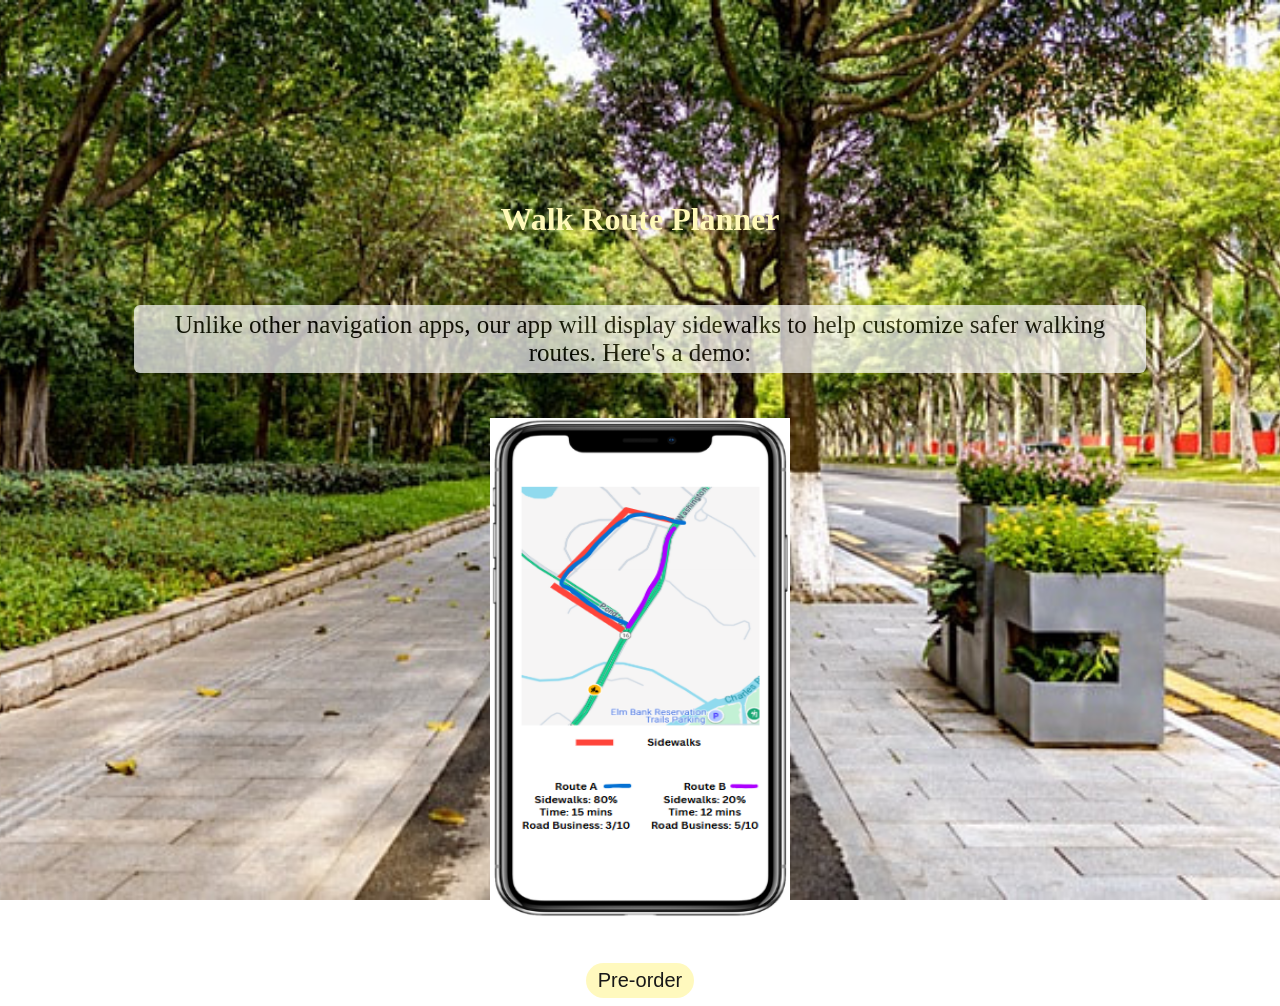
<file: website/index.html>
<!DOCTYPE html>
<html>
    <head>
        <!-- Google tag (gtag.js) -->
        <script async src="https://www.googletagmanager.com/gtag/js?id=G-P0T3JT9VW4"></script>
        <script>
        window.dataLayer = window.dataLayer || [];
        function gtag(){dataLayer.push(arguments);}
        gtag('js', new Date());
        gtag('config', 'G-P0T3JT9VW4');
        </script>
        <meta charset="utf-8" />
        <link href="index.css" rel="stylesheet"/>
        <script src="index.js" defer></script>
        <meta http-equiv="Content-Security-Policy" content="upgrade-insecure-requests"/>
        <title>Route Planner</title>
    </head>
    <body>
        <main class="homepage-content">
            <h1 class="title">Walk Route Planner</h1>
            <div class="paragraph">Unlike other navigation apps, our app will display sidewalks to help customize safer walking routes. Here's a demo:</div>
            <img src="images/demo.jpg" alt="demo" width="300" height="500"/>
            <button onclick="end_page()" class="start-button">Pre-order</button>
        </main>
    </body>
</html>
</file>
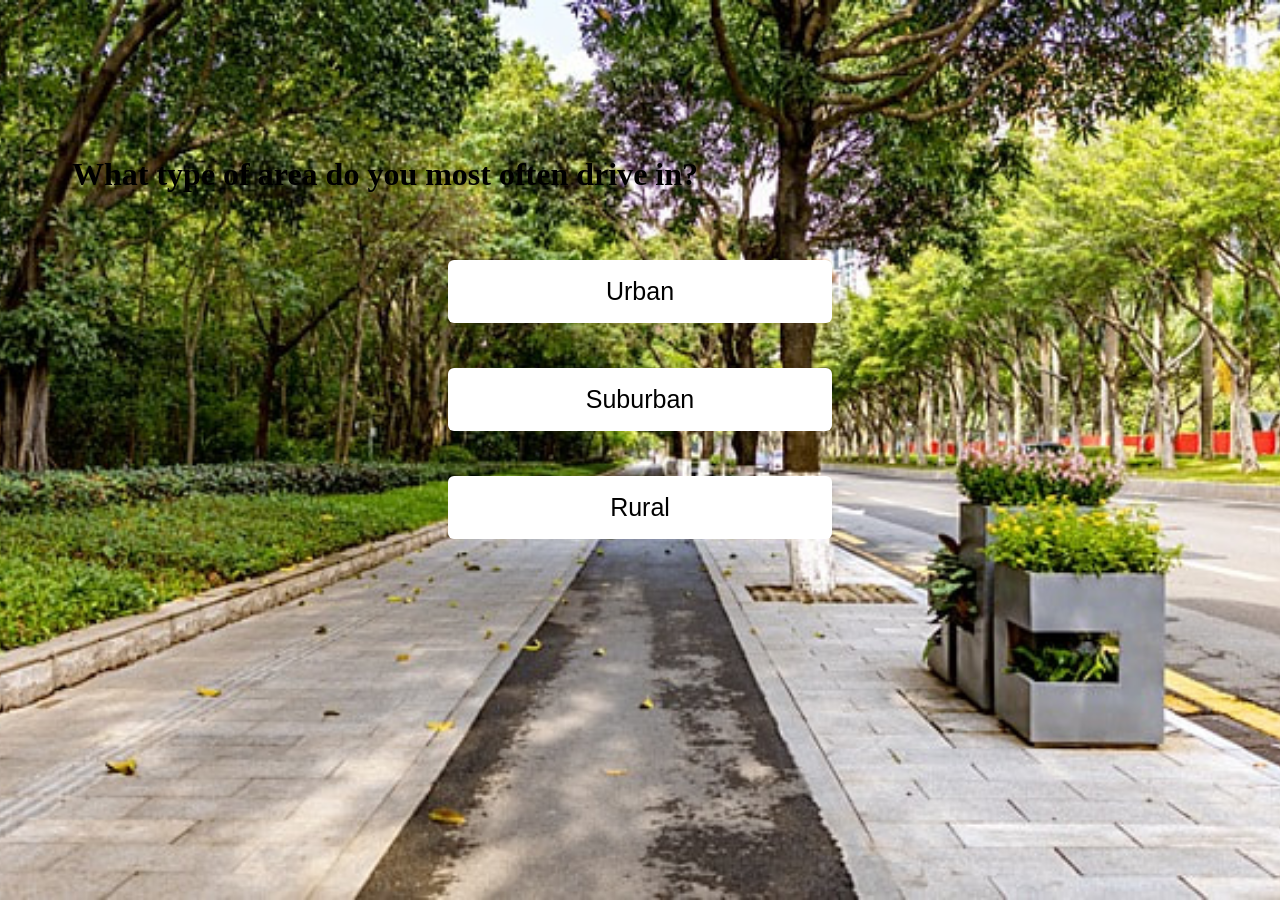
<file: website/driver_area.html>
<!DOCTYPE html>
<html>
    <head>
        <meta charset="utf-8" />
        <link href="index.css" rel="stylesheet"/>
        <script src="index.js" defer></script>
        <meta http-equiv="Content-Security-Policy" content="upgrade-insecure-requests"/>
        <title>Driver area</title>
    </head>
    <body>
        <main class="driver-type">
            <h1 class="driver-question">What type of area do you most often drive in?</h1>
            <div class="driver-options">
                <button onclick="urban()" class="driver-option">Urban</driver-type>
                <button onclick="suburban()" class="driver-option">Suburban</button>
                <button onclick="rural()" class="driver-option">Rural</button>
            </div>
        </main>
    </body>
</html>
</file>
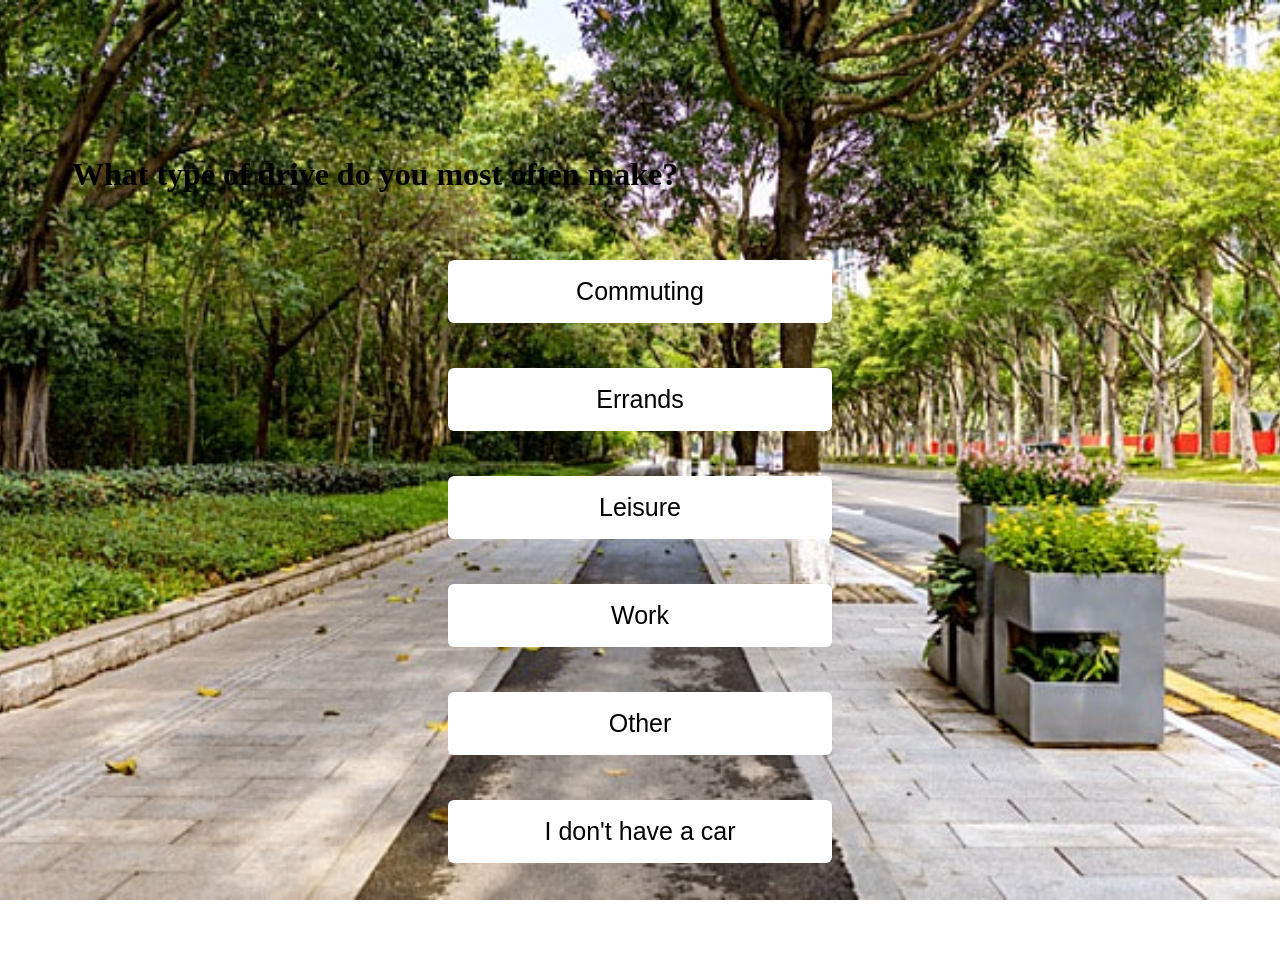
<file: website/driver_type.html>
<!DOCTYPE html>
<html>
    <head>
        <meta charset="utf-8" />
        <link href="index.css" rel="stylesheet"/>
        <script src="index.js" defer></script>
        <meta http-equiv="Content-Security-Policy" content="upgrade-insecure-requests"/>
        <title>Driver type</title>
    </head>
    <body>
        <main class="driver-type">
            <h1 class="driver-question">What type of drive do you most often make?</h1>
            <div class="driver-options">
                <button onclick="commuting()" class="driver-option">Commuting</driver-type>
                <button onclick="errands()" class="driver-option">Errands</button>
                <button onclick="leisure()" class="driver-option">Leisure</button>
                <button onclick="work()" class="driver-option">Work</button>
                <button onclick="other()" class="driver-option">Other</button>
                <button onclick="no_car()" class="driver-option">I don't have a car</button>
            </div>
        </main>
    </body>
</html>
</file>
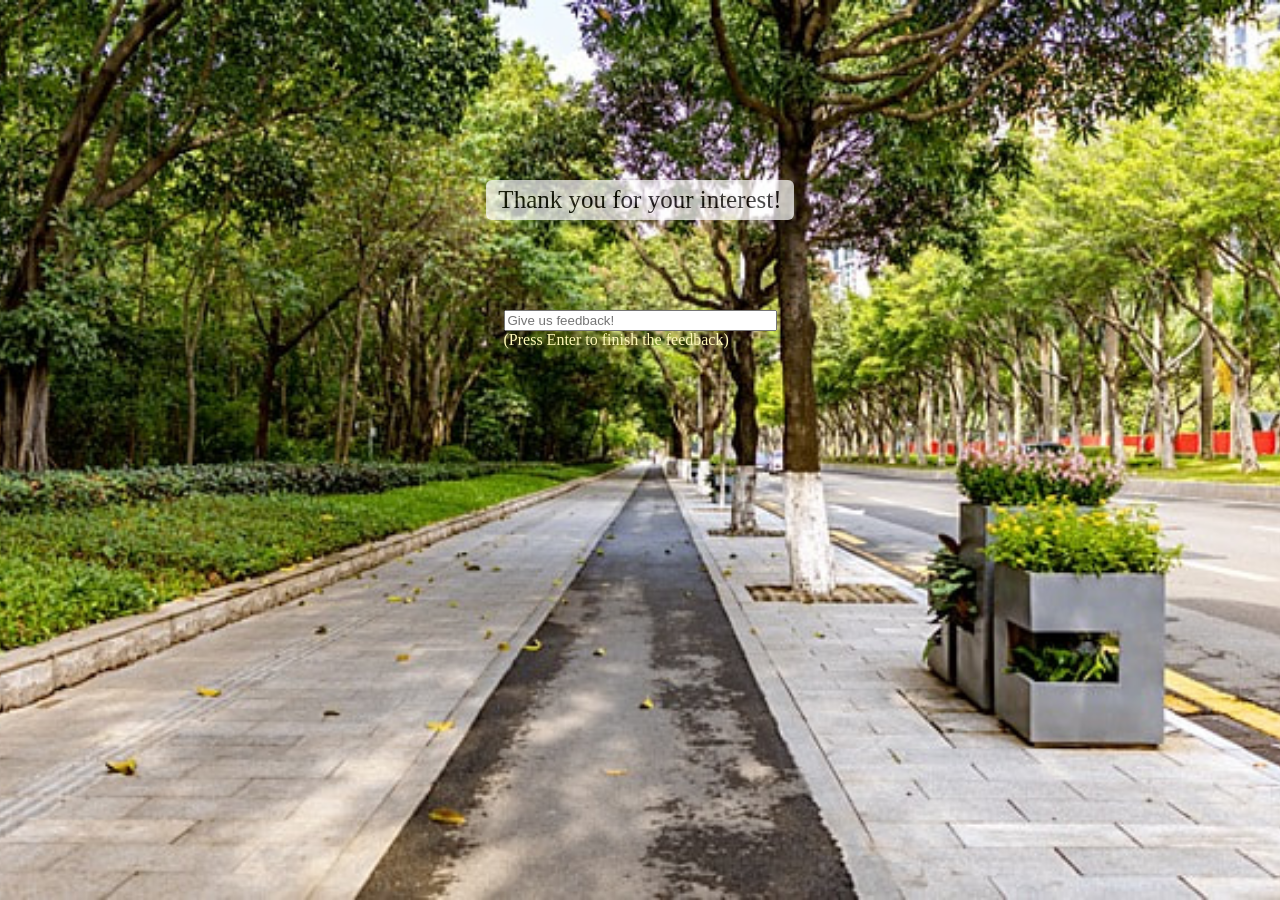
<file: website/end_page.html>
<!DOCTYPE html>
<html>
    <head>
        <script src="index.js" defer></script>
        <link href="index.css" rel="stylesheet">
        <meta charset="utf-8"/>
        <meta http-equiv="Content-Security-Policy" content="upgrade-insecure-requests"/>
    </head>

    <body>
        <main class="end-page">
            <div class="paragraph">Thank you for your interest!</div>
            <form class="feedback-form">
                <input type="text" size="32" placeholder="Give us feedback!" onkeydown="feedback_submit(this)" id="feedback_form"/>
                <div class="text">(Press Enter to finish the feedback)</div>
            </form>
        </main>
    </body>


</html>
</file>
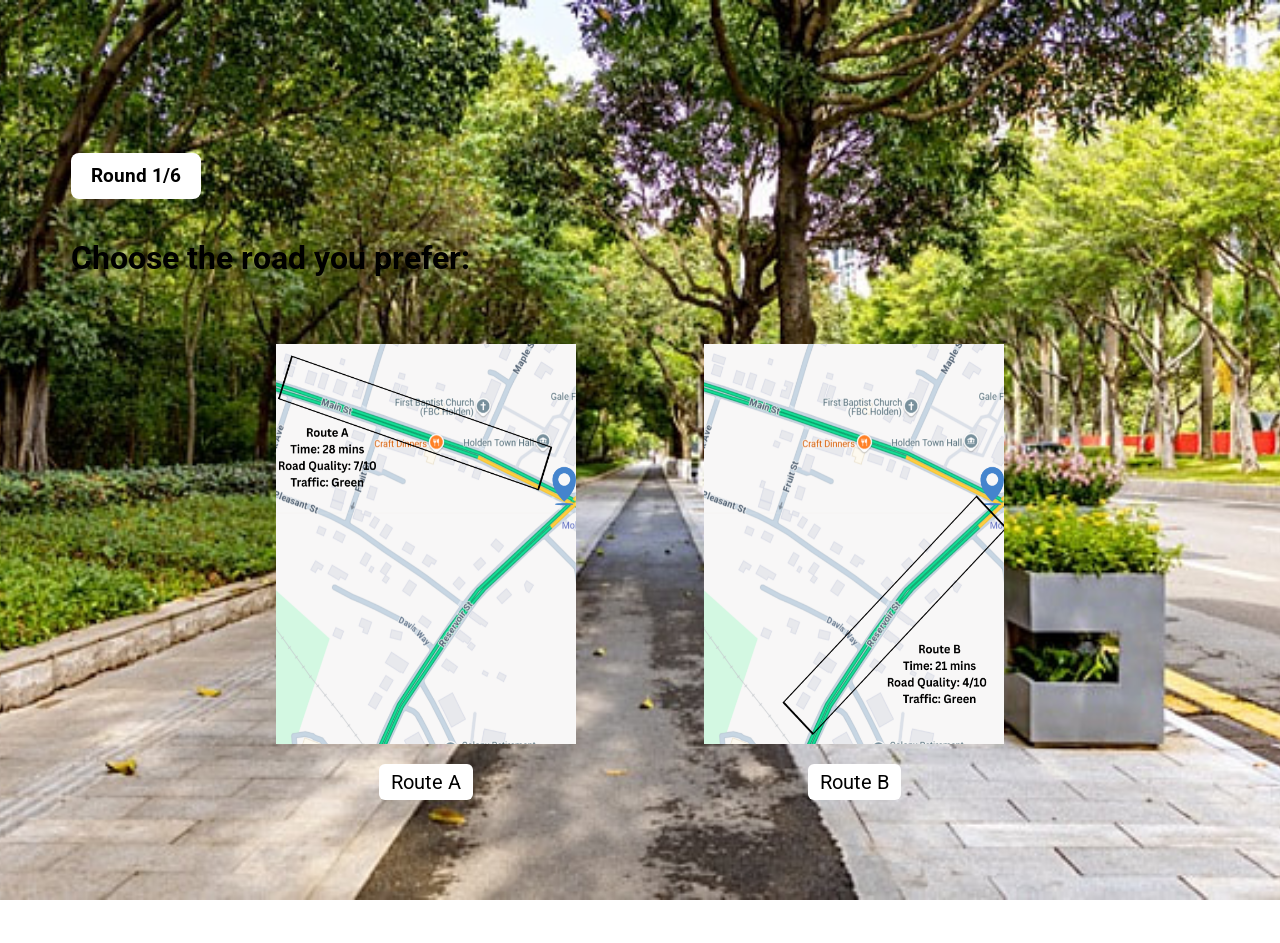
<file: website/question1.html>
<!DOCTYPE html>
<html>
    <head>
        <link rel="preconnect" href="https://fonts.googleapis.com">
        <link rel="preconnect" href="https://fonts.gstatic.com" crossorigin>
        <link href="https://fonts.googleapis.com/css2?family=Roboto:ital,wght@0,100..900;1,100..900&display=swap" rel="stylesheet">
        <meta charset="utf-8" />
        <meta http-equiv="Content-Security-Policy" content="upgrade-insecure-requests"/>
        <link href="index.css" rel="stylesheet"/>
        <script src="index.js" defer></script>
        <title>Round 1</title>
    </head>
    <body>
        <main class="main-content">
            <div class="question">
                <h3 class="question-index">Round 1/6</h3>
                <h1 class="instruction">Choose the road you prefer: </h1>
            </div>
            <div class="option">
                <div class="left">
                    <img src="images/1.png" alt="1" width="300" height="400"/>
                    <button onclick="q1_option1()" class="button">Route A</button>
                </div>
                <div class="right">
                    <img src="images/2.png" alt="2" width="300" height="400"/>
                    <button onclick="q1_option2()" class="button">Route B</button>
                </div>
            </div>
        </main>
    </body>
</html>
</file>
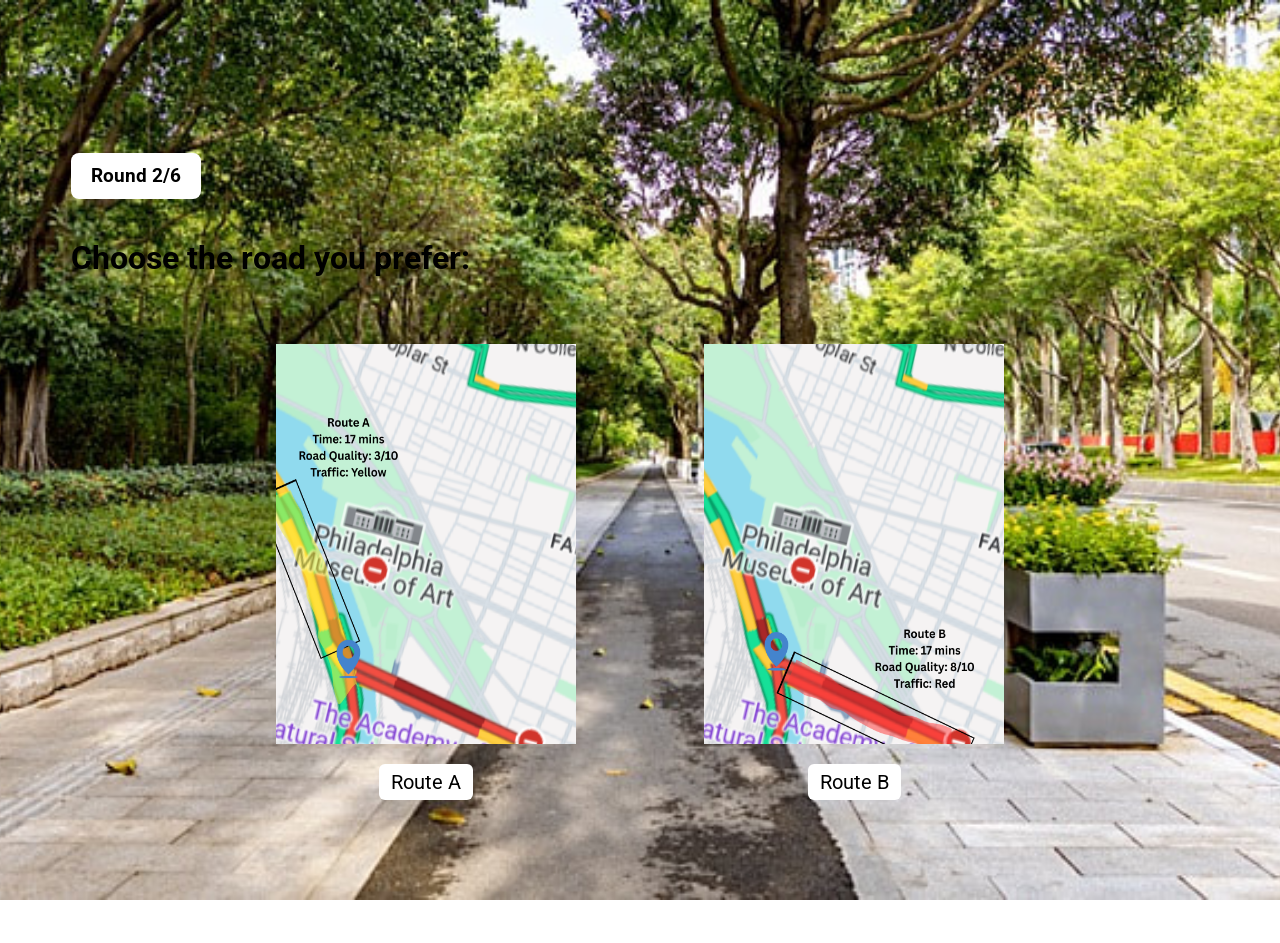
<file: website/question2.html>
<!DOCTYPE html>
<html>
    <head>
        <link rel="preconnect" href="https://fonts.googleapis.com">
        <link rel="preconnect" href="https://fonts.gstatic.com" crossorigin>
        <link href="https://fonts.googleapis.com/css2?family=Roboto:ital,wght@0,100..900;1,100..900&display=swap" rel="stylesheet">
        <meta charset="utf-8" />
        <meta http-equiv="Content-Security-Policy" content="upgrade-insecure-requests"/>
        <link href="index.css" rel="stylesheet"/>
        <script src="index.js" defer></script>
        <title>Round 2</title>
    </head>
    <body>
        <main class="main-content">
            <div class="question">
                <h3 class="question-index">Round 2/6</h3>
                <h1 class="instruction">Choose the road you prefer: </h1>
            </div>
            <div class="option">
                <div class="left">
                    <img src="images/3.png" alt="3" width="300" height="400"/>
                    <button onclick="q2_option1()" class="button">Route A</button>
                </div>
                <div class="right">
                    <img src="images/4.png" alt="4" width="300" height="400"/>
                    <button onclick="q2_option2()" class="button">Route B</button>
                </div>
            </div>
        </main>
    </body>
</html>
</file>
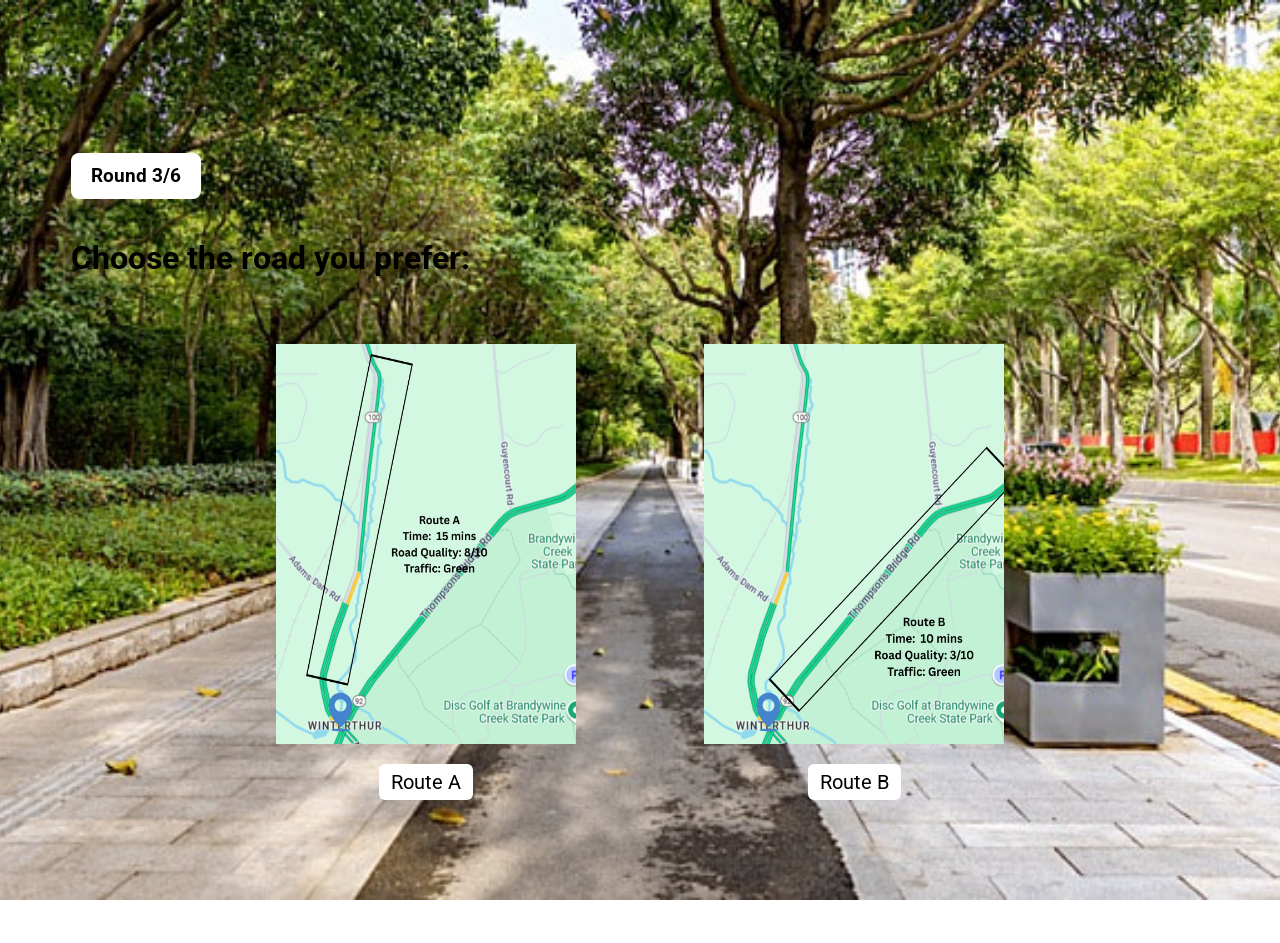
<file: website/question3.html>
<!DOCTYPE html>
<html>
    <head>
        <link rel="preconnect" href="https://fonts.googleapis.com">
        <link rel="preconnect" href="https://fonts.gstatic.com" crossorigin>
        <link href="https://fonts.googleapis.com/css2?family=Roboto:ital,wght@0,100..900;1,100..900&display=swap" rel="stylesheet">
        <meta charset="utf-8" />
        <meta http-equiv="Content-Security-Policy" content="upgrade-insecure-requests"/>
        <link href="index.css" rel="stylesheet"/>
        <script src="index.js" defer></script>
        <title>Round 3</title>
    </head>
    <body>
        <main class="main-content">
            <div class="question">
                <h3 class="question-index">Round 3/6</h3>
                <h1 class="instruction">Choose the road you prefer: </h1>
            </div>
            <div class="option">
                <div class="left">
                    <img src="images/5.png" alt="5" width="300" height="400"/>
                    <button onclick="q3_option1()" class="button">Route A</button>
                </div>
                <div class="right">
                    <img src="images/6.png" alt="6" width="300" height="400"/>
                    <button onclick="q3_option2()" class="button">Route B</button>
                </div>
            </div>
        </main>
    </body>
</html>
</file>
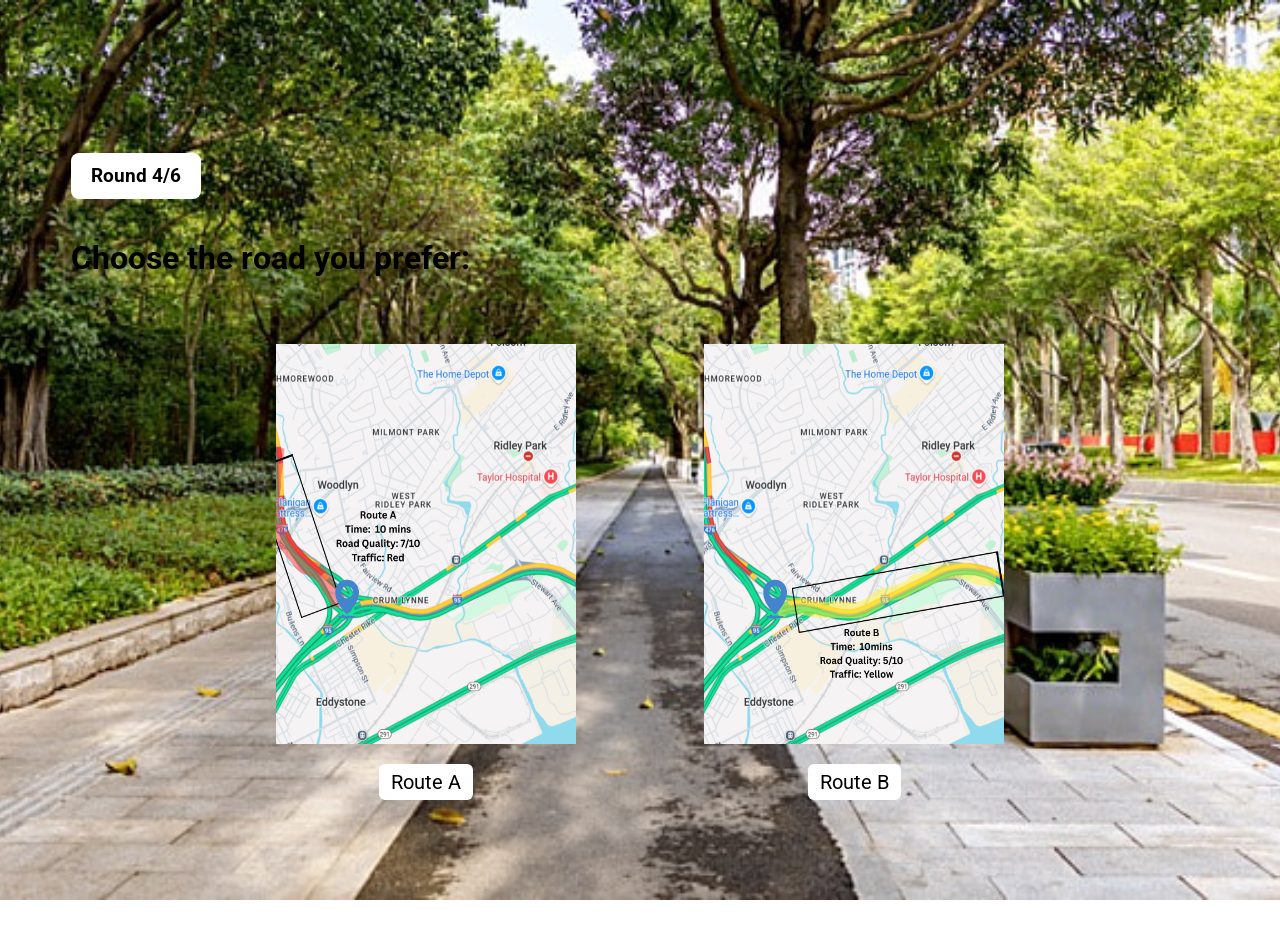
<file: website/question4.html>
<!DOCTYPE html>
<html>
    <head>
        <link rel="preconnect" href="https://fonts.googleapis.com">
        <link rel="preconnect" href="https://fonts.gstatic.com" crossorigin>
        <link href="https://fonts.googleapis.com/css2?family=Roboto:ital,wght@0,100..900;1,100..900&display=swap" rel="stylesheet">
        <meta charset="utf-8" />
        <meta http-equiv="Content-Security-Policy" content="upgrade-insecure-requests"/>
        <link href="index.css" rel="stylesheet"/>
        <script src="index.js" defer></script>
        <title>Round 4</title>
    </head>
    <body>
        <main class="main-content">
            <div class="question">
                <h3 class="question-index">Round 4/6</h3>
                <h1 class="instruction">Choose the road you prefer: </h1>
            </div>
            <div class="option">
                <div class="left">
                    <img src="images/7.png" alt="7" width="300" height="400"/>
                    <button onclick="q4_option1()" class="button">Route A</button>
                </div>
                <div class="right">
                    <img src="images/8.png" alt="8" width="300" height="400"/>
                    <button onclick="q4_option2()" class="button">Route B</button>
                </div>
            </div>
        </main>
    </body>
</html>
</file>
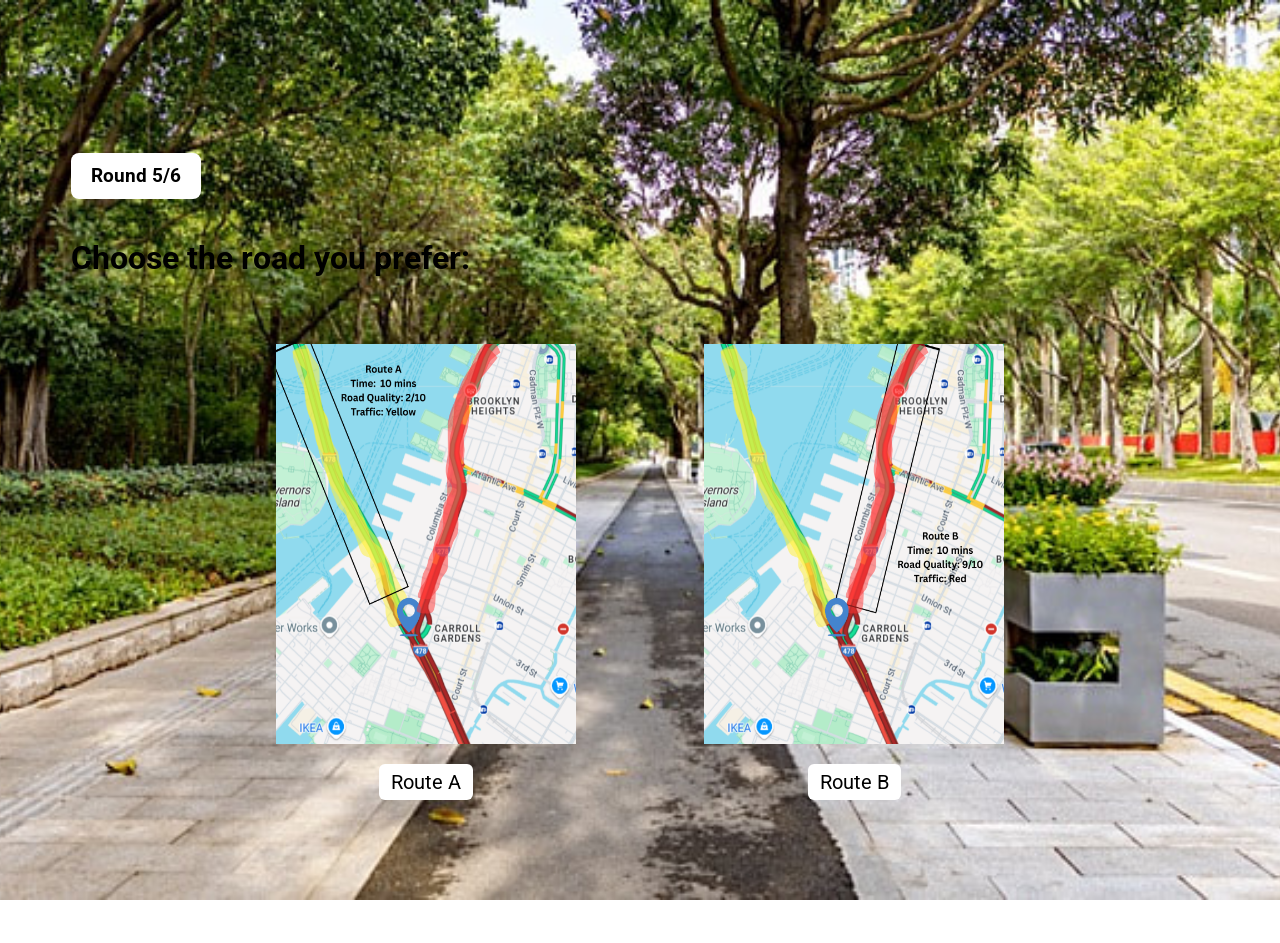
<file: website/question5.html>
<!DOCTYPE html>
<html>
    <head>
        <link rel="preconnect" href="https://fonts.googleapis.com">
        <link rel="preconnect" href="https://fonts.gstatic.com" crossorigin>
        <link href="https://fonts.googleapis.com/css2?family=Roboto:ital,wght@0,100..900;1,100..900&display=swap" rel="stylesheet">
        <meta charset="utf-8" />
        <meta http-equiv="Content-Security-Policy" content="upgrade-insecure-requests"/>
        <link href="index.css" rel="stylesheet"/>
        <script src="index.js" defer></script>
        <title>Round 5</title>
    </head>
    <body>
        <main class="main-content">
            <div class="question">
                <h3 class="question-index">Round 5/6</h3>
                <h1 class="instruction">Choose the road you prefer: </h1>
            </div>
            <div class="option">
                <div class="left">
                    <img src="images/9.png" alt="9" width="300" height="400"/>
                    <button onclick="q5_option1()" class="button">Route A</button>
                </div>
                <div class="right">
                    <img src="images/10.png" alt="10" width="300" height="400"/>
                    <button onclick="q5_option2()" class="button">Route B</button>
                </div>
            </div>
        </main>
    </body>
</html>
</file>
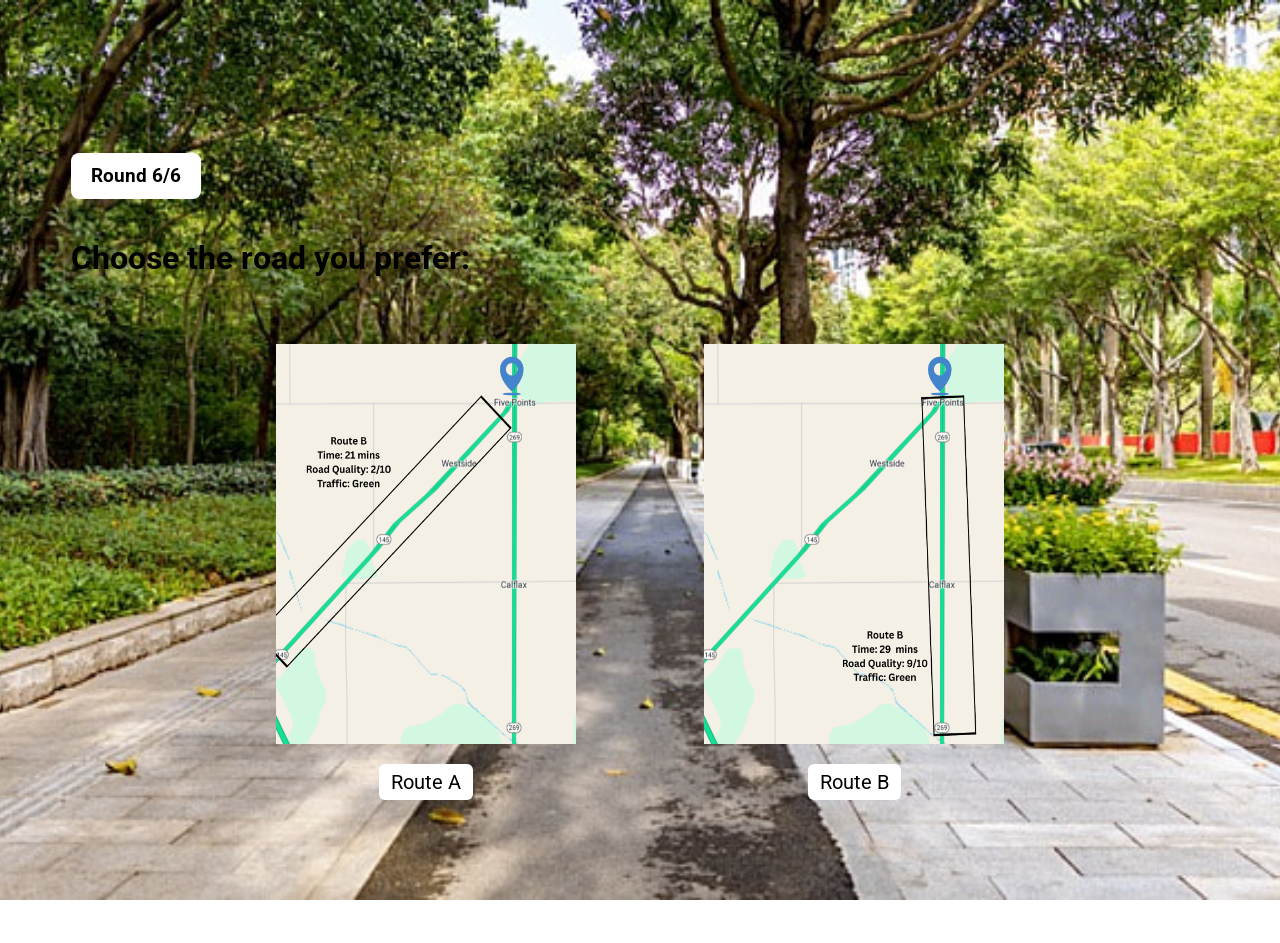
<file: website/question6.html>
<!DOCTYPE html>
<html>
    <head>
        <link rel="preconnect" href="https://fonts.googleapis.com">
        <link rel="preconnect" href="https://fonts.gstatic.com" crossorigin>
        <link href="https://fonts.googleapis.com/css2?family=Roboto:ital,wght@0,100..900;1,100..900&display=swap" rel="stylesheet">
        <meta charset="utf-8" />
        <meta http-equiv="Content-Security-Policy" content="upgrade-insecure-requests"/>
        <link href="index.css" rel="stylesheet"/>
        <script src="index.js" defer></script>
        <title>Round 6</title>
    </head>
    <body>
        <main class="main-content">
            <div class="question">
                <h3 class="question-index">Round 6/6</h3>
                <h1 class="instruction">Choose the road you prefer: </h1>
            </div>
            <div class="option">
                <div class="left">
                    <img src="images/11.png" alt="11" width="300" height="400"/>
                    <button onclick="q6_option1()" class="button">Route A</button>
                </div>
                <div class="right">
                    <img src="images/12.png" alt="12" width="300" height="400"/>
                    <button onclick="q6_option2()" class="button">Route B</button>
                </div>
            </div>
        </main>
    </body>
</html>
</file>
<file: website/index.css>
.homepage-content {
    margin-top: 20vh;
    display: flex;
    flex-direction: column;
    justify-content: center;
    align-items: center;
    gap: 5vh;
}

.title{
    color: hsl(55, 100%, 86%);
}

.text{
    color: hsl(55, 100%, 86%);
}


.paragraph{
    margin-left: 10%;
    margin-right: 10%;
    font-size: 25px;
    text-align: center;
    background-color: white;
    opacity: 70%;
    padding: 6px 12px; 
    border-radius: 6px; 
}

.start-button{
    background-color: hsl(55, 100%, 86%); 
    opacity: 90%;
    border: black;
    padding: 6px 12px; 
    font-size: 20px; 
    border-radius: 20px;
}

body{
    background: no-repeat url("images/background.jpg");
    background-size: cover; 
    background-attachment: fixed;
    background-position: center;  
}

.driver-type{
    margin-top: 15vh;
    margin-left: 5vw;
    margin-right: 5vw;
    margin-bottom: 10vh;
    display: flex;
    flex-direction: column;
    justify-content: space-around;
    gap: 5vh;
}

.driver-options{
    display: flex;
    flex-direction: column;
    gap: 5vh;
    align-items: center;
}

.driver-option{
    background-color: white; 
    border: black;
    padding: 1.5% 3%; 
    font-size: 25px; 
    border-radius: 6px;  
    width: 30vw;
}

.main-content{
    display: flex;
    flex-direction: column;
    justify-content: space-around;
    gap: 5vh;
}

.question{
    margin-top: 10%;
    margin-left: 5%;
    margin-right: 5%;
    display: flex;
    flex-direction: column;
    font-family: roboto;
}

.question-index{
    background-color: white;
    padding: 12px 20px; 
    border-radius: 8px;
    width: fit-content;
}

.option{
    display: flex;
    flex-direction: row;
    justify-content: center;
    gap: 10vw;
}

.button {
    background-color: white; 
    border: black;
    padding: 6px 12px; 
    font-size: 20px; 
    border-radius: 6px;
    font-family: roboto;
}

.left, .right{
    display: flex;
    flex-direction: column;
    align-items: center;
    gap: 20px; 
    margin-bottom: 15vh;
}

.end-page{
    display: flex;
    flex-direction: column;
    align-items: center;
    gap: 10vh;
    margin-top: 20vh;
}

form{
    width: max-content;
}
</file>
